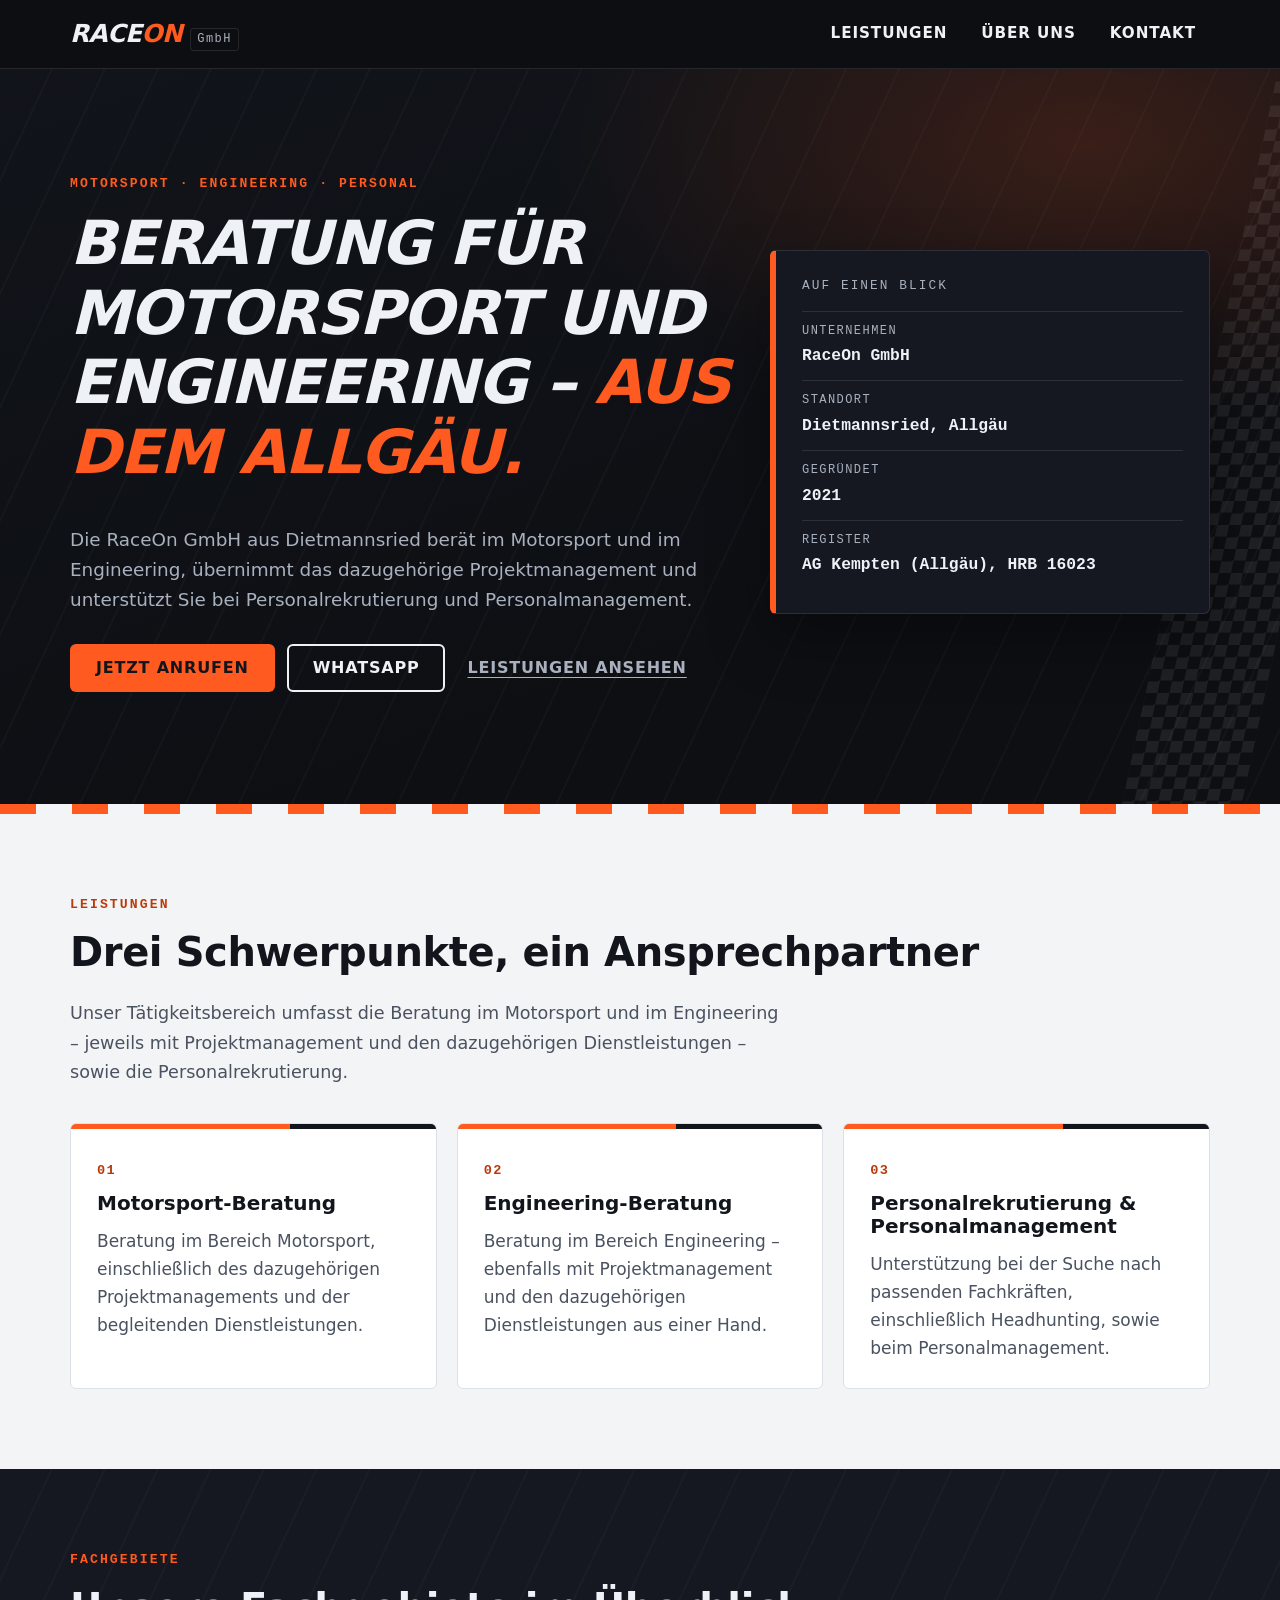
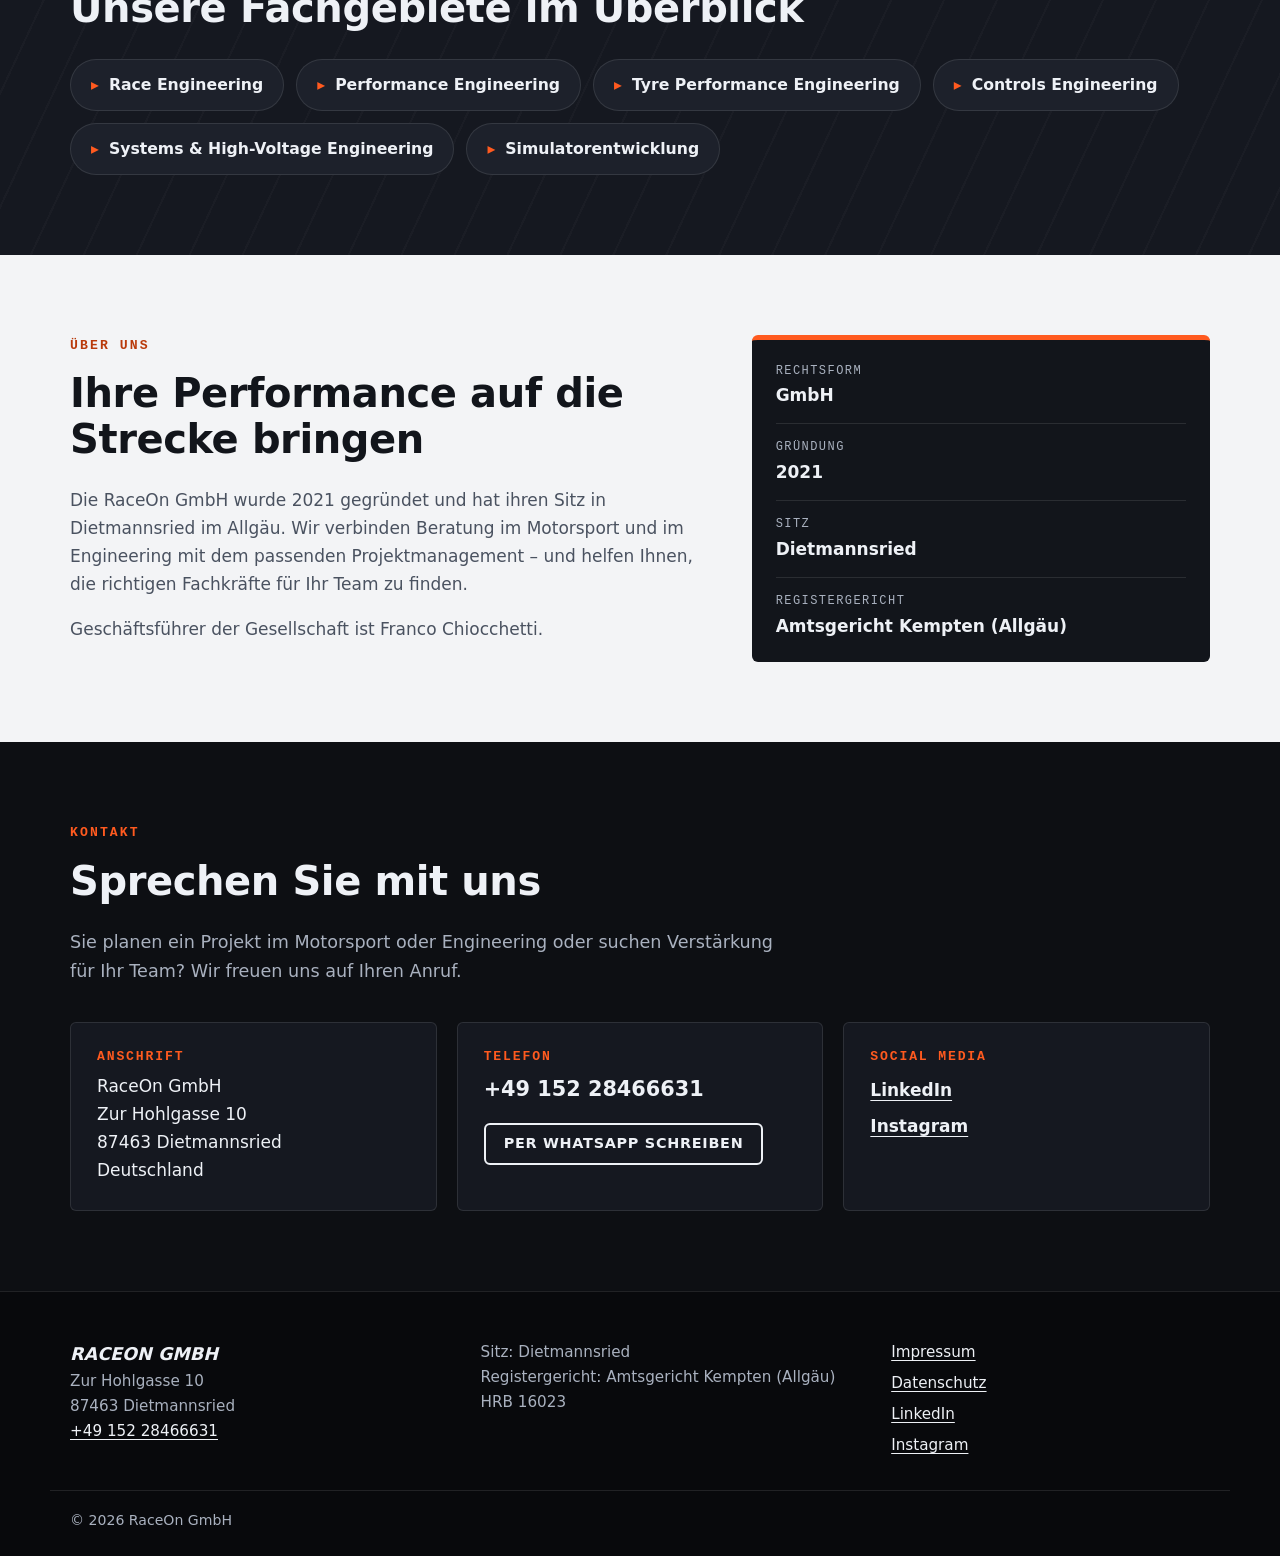
<file: index.html>
<!DOCTYPE html>
<html lang="de-DE">
<head>
  <meta charset="utf-8">
  <meta name="viewport" content="width=device-width, initial-scale=1">
  <title>RaceOn GmbH – Motorsport- und Engineering-Beratung aus Dietmannsried</title>
  <meta name="description" content="Die RaceOn GmbH aus Dietmannsried im Allgäu berät im Motorsport und im Engineering, übernimmt das dazugehörige Projektmanagement und unterstützt bei Personalrekrutierung und Personalmanagement.">
  <link rel="canonical" href="https://raceongmbh.shop/">
  <meta property="og:type" content="website">
  <meta property="og:locale" content="de_DE">
  <meta property="og:site_name" content="RaceOn GmbH">
  <meta property="og:title" content="RaceOn GmbH – Motorsport- und Engineering-Beratung">
  <meta property="og:description" content="Beratung im Motorsport und Engineering, Projektmanagement sowie Personalrekrutierung – RaceOn GmbH, Dietmannsried.">
  <meta property="og:url" content="https://raceongmbh.shop/">
  <meta name="theme-color" content="#0d0f13">
  <link rel="stylesheet" href="assets/css/style.css">
  <script src="assets/js/main.js" defer></script>
  <script type="application/ld+json">
  {
    "@context": "https://schema.org",
    "@type": "Organization",
    "name": "RaceOn GmbH",
    "legalName": "RaceOn GmbH",
    "url": "https://raceongmbh.shop/",
    "description": "Beratung im Bereich Motorsport und Engineering mit dazugehörigem Projektmanagement und Dienstleistungen sowie Personalrekrutierung und Personalmanagement.",
    "foundingDate": "2021",
    "telephone": "+49 152 28466631",
    "vatID": "DE345781988",
    "address": {
      "@type": "PostalAddress",
      "streetAddress": "Zur Hohlgasse 10",
      "postalCode": "87463",
      "addressLocality": "Dietmannsried",
      "addressRegion": "Bayern",
      "addressCountry": "DE"
    },
    "identifier": {
      "@type": "PropertyValue",
      "propertyID": "Handelsregister",
      "value": "Amtsgericht Kempten (Allgäu), HRB 16023"
    },
    "sameAs": [
      "https://www.linkedin.com/company/raceon-gmbh/",
      "https://www.instagram.com/raceongmbh/"
    ]
  }
  </script>
</head>
<body>
  <a class="skip-link" href="#main">Zum Inhalt springen</a>

  <header class="site-header">
    <div class="container header-inner">
      <a class="brand" href="index.html" aria-label="RaceOn GmbH – zur Startseite">
        <span class="brand-name">Race<em>On</em></span>
        <span class="brand-form">GmbH</span>
      </a>
      <button class="nav-toggle" type="button" aria-expanded="false" aria-controls="site-nav">
        <span class="nav-toggle-bar" aria-hidden="true"></span>
        <span class="visually-hidden">Menü</span>
      </button>
      <nav id="site-nav" class="site-nav" aria-label="Hauptnavigation">
        <ul>
          <li><a href="#leistungen">Leistungen</a></li>
          <li><a href="#ueber-uns">Über uns</a></li>
          <li><a href="#kontakt">Kontakt</a></li>
        </ul>
      </nav>
    </div>
  </header>

  <main id="main">
    <section class="hero" aria-labelledby="hero-title">
      <div class="container hero-inner">
        <div class="hero-copy">
          <p class="eyebrow">Motorsport · Engineering · Personal</p>
          <h1 id="hero-title">Beratung für Motorsport und Engineering – <span class="accent">aus dem Allgäu.</span></h1>
          <p class="lead">Die RaceOn GmbH aus Dietmannsried berät im Motorsport und im Engineering, übernimmt das dazugehörige Projektmanagement und unterstützt Sie bei Personalrekrutierung und Personalmanagement.</p>
          <div class="cta-row">
            <a class="btn btn-primary" href="tel:+4915228466631">Jetzt anrufen</a>
            <a class="btn btn-ghost" href="https://wa.me/4915228466631" rel="noopener">WhatsApp</a>
            <a class="btn btn-link" href="#leistungen">Leistungen ansehen</a>
          </div>
        </div>
        <aside class="pitboard" aria-label="Unternehmen auf einen Blick">
          <p class="pitboard-title">Auf einen Blick</p>
          <dl>
            <div><dt>Unternehmen</dt><dd>RaceOn GmbH</dd></div>
            <div><dt>Standort</dt><dd>Dietmannsried, Allgäu</dd></div>
            <div><dt>Gegründet</dt><dd>2021</dd></div>
            <div><dt>Register</dt><dd>AG Kempten (Allgäu), HRB 16023</dd></div>
          </dl>
        </aside>
      </div>
      <div class="kerb" aria-hidden="true"></div>
    </section>

    <section id="leistungen" class="section section-light" aria-labelledby="leistungen-title">
      <div class="container">
        <p class="section-kicker">Leistungen</p>
        <h2 id="leistungen-title">Drei Schwerpunkte, ein Ansprechpartner</h2>
        <p class="section-intro">Unser Tätigkeitsbereich umfasst die Beratung im Motorsport und im Engineering – jeweils mit Projektmanagement und den dazugehörigen Dienstleistungen – sowie die Personalrekrutierung.</p>
        <div class="cards">
          <article class="card">
            <span class="card-num" aria-hidden="true">01</span>
            <h3>Motorsport-Beratung</h3>
            <p>Beratung im Bereich Motorsport, einschließlich des dazugehörigen Projektmanagements und der begleitenden Dienstleistungen.</p>
          </article>
          <article class="card">
            <span class="card-num" aria-hidden="true">02</span>
            <h3>Engineering-Beratung</h3>
            <p>Beratung im Bereich Engineering – ebenfalls mit Projektmanagement und den dazugehörigen Dienstleistungen aus einer Hand.</p>
          </article>
          <article class="card">
            <span class="card-num" aria-hidden="true">03</span>
            <h3>Personalrekrutierung &amp; Personalmanagement</h3>
            <p>Unterstützung bei der Suche nach passenden Fachkräften, einschließlich Headhunting, sowie beim Personalmanagement.</p>
          </article>
        </div>
      </div>
    </section>

    <section class="section section-dark disciplines" aria-labelledby="fachgebiete-title">
      <div class="container">
        <p class="section-kicker">Fachgebiete</p>
        <h2 id="fachgebiete-title">Unsere Fachgebiete im Überblick</h2>
        <ul class="chips">
          <li>Race Engineering</li>
          <li>Performance Engineering</li>
          <li>Tyre Performance Engineering</li>
          <li>Controls Engineering</li>
          <li>Systems &amp; High-Voltage Engineering</li>
          <li>Simulatorentwicklung</li>
        </ul>
      </div>
    </section>

    <section id="ueber-uns" class="section section-light" aria-labelledby="ueber-title">
      <div class="container about">
        <div>
          <p class="section-kicker">Über uns</p>
          <h2 id="ueber-title">Ihre Performance auf die Strecke bringen</h2>
          <p>Die RaceOn GmbH wurde 2021 gegründet und hat ihren Sitz in Dietmannsried im Allgäu. Wir verbinden Beratung im Motorsport und im Engineering mit dem passenden Projektmanagement – und helfen Ihnen, die richtigen Fachkräfte für Ihr Team zu finden.</p>
          <p>Geschäftsführer der Gesellschaft ist Franco Chiocchetti.</p>
        </div>
        <ul class="facts">
          <li><span>Rechtsform</span>GmbH</li>
          <li><span>Gründung</span>2021</li>
          <li><span>Sitz</span>Dietmannsried</li>
          <li><span>Registergericht</span>Amtsgericht Kempten (Allgäu)</li>
        </ul>
      </div>
    </section>

    <section id="kontakt" class="section section-dark" aria-labelledby="kontakt-title">
      <div class="container">
        <p class="section-kicker">Kontakt</p>
        <h2 id="kontakt-title">Sprechen Sie mit uns</h2>
        <p class="section-intro">Sie planen ein Projekt im Motorsport oder Engineering oder suchen Verstärkung für Ihr Team? Wir freuen uns auf Ihren Anruf.</p>
        <div class="contact-grid">
          <div class="contact-card">
            <h3>Anschrift</h3>
            <address>
              RaceOn GmbH<br>
              Zur Hohlgasse 10<br>
              87463 Dietmannsried<br>
              Deutschland
            </address>
          </div>
          <div class="contact-card">
            <h3>Telefon</h3>
            <p><a class="contact-link" href="tel:+4915228466631">+49 152 28466631</a></p>
            <p><a class="btn btn-ghost btn-small" href="https://wa.me/4915228466631" rel="noopener">Per WhatsApp schreiben</a></p>
          </div>
          <div class="contact-card">
            <h3>Social Media</h3>
            <ul class="plain-list">
              <li><a href="https://www.linkedin.com/company/raceon-gmbh/" rel="noopener">LinkedIn</a></li>
              <li><a href="https://www.instagram.com/raceongmbh/" rel="noopener">Instagram</a></li>
            </ul>
          </div>
        </div>
      </div>
    </section>
  </main>

  <footer class="site-footer">
    <div class="container footer-inner">
      <div>
        <p class="footer-brand">RaceOn GmbH</p>
        <address>Zur Hohlgasse 10<br>87463 Dietmannsried<br><a href="tel:+4915228466631">+49 152 28466631</a></address>
      </div>
      <p>Sitz: Dietmannsried<br>Registergericht: Amtsgericht Kempten (Allgäu)<br>HRB 16023</p>
      <nav aria-label="Rechtliches und Social Media">
        <ul class="footer-links">
          <li><a href="impressum.html">Impressum</a></li>
          <li><a href="datenschutz.html">Datenschutz</a></li>
          <li><a href="https://www.linkedin.com/company/raceon-gmbh/" rel="noopener">LinkedIn</a></li>
          <li><a href="https://www.instagram.com/raceongmbh/" rel="noopener">Instagram</a></li>
        </ul>
      </nav>
    </div>
    <div class="container footer-bottom">
      <p>© 2026 RaceOn GmbH</p>
    </div>
  </footer>
</body>
</html>
</file>
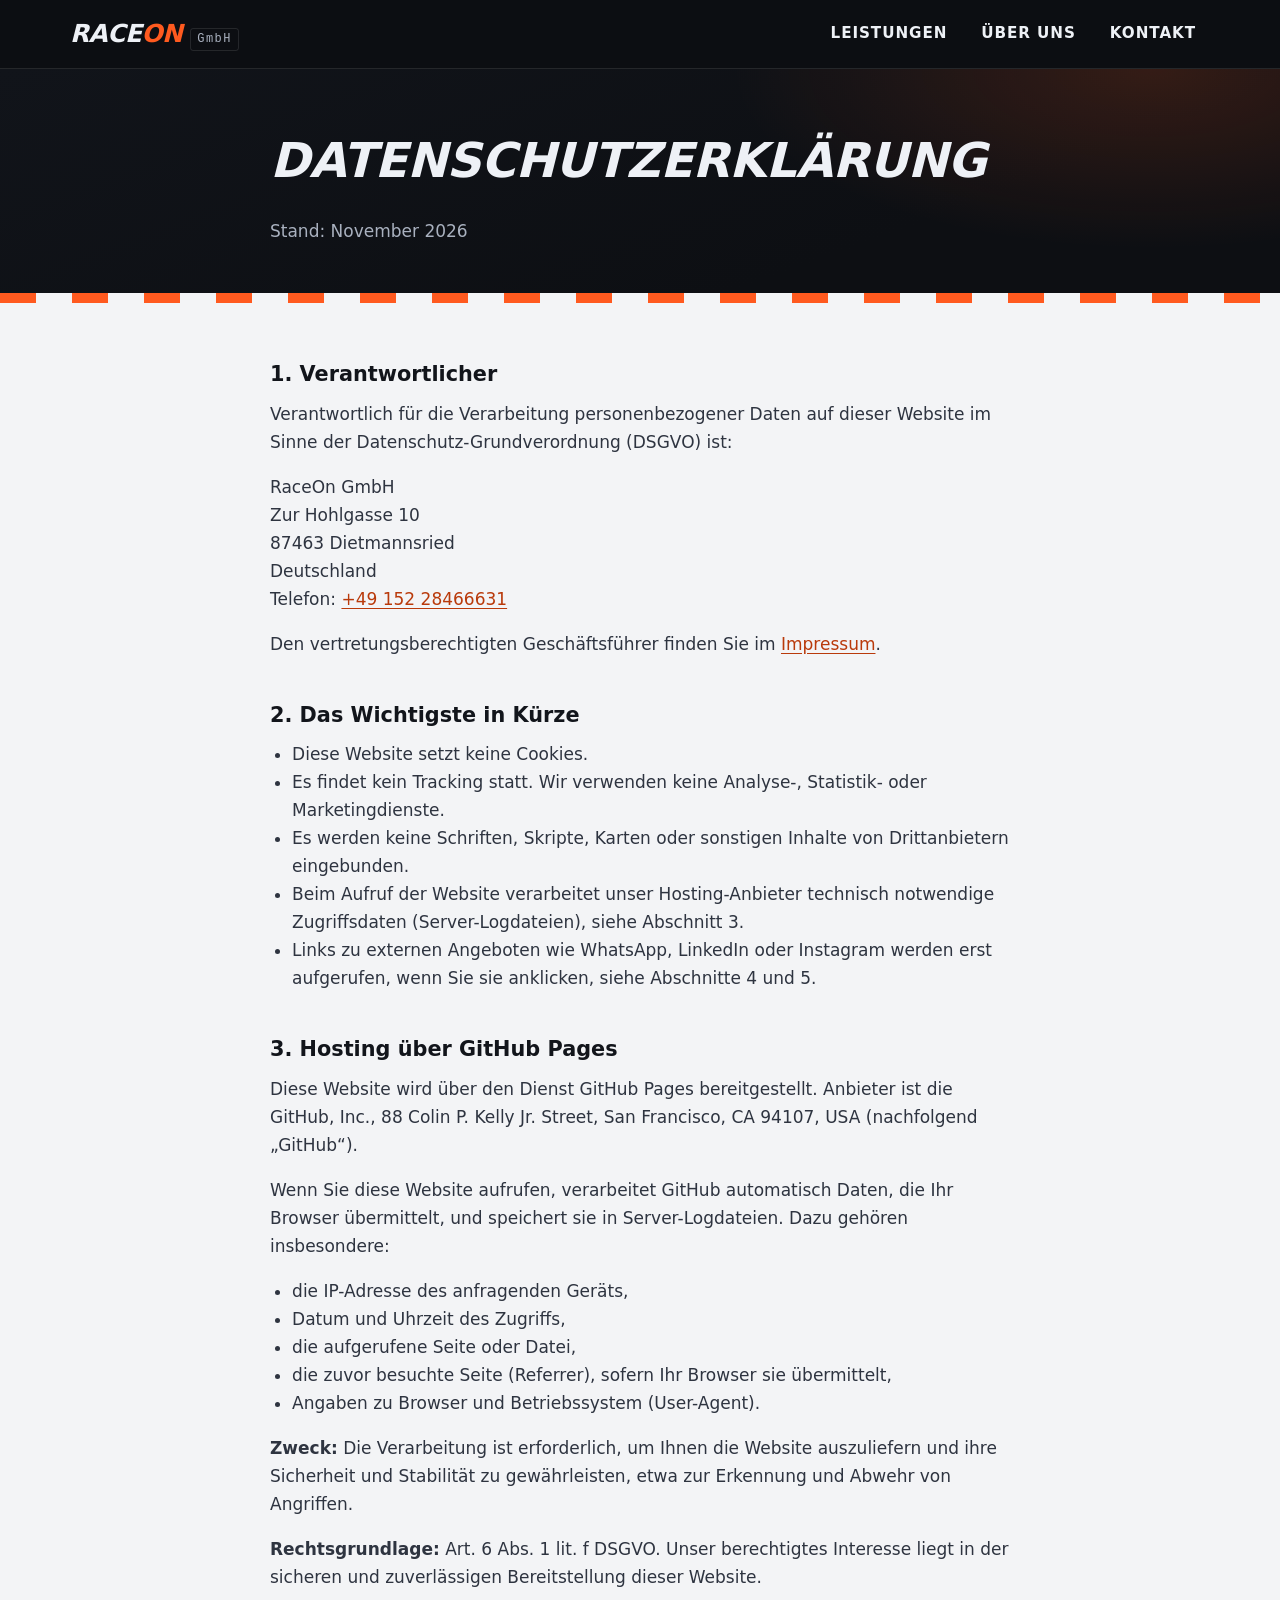
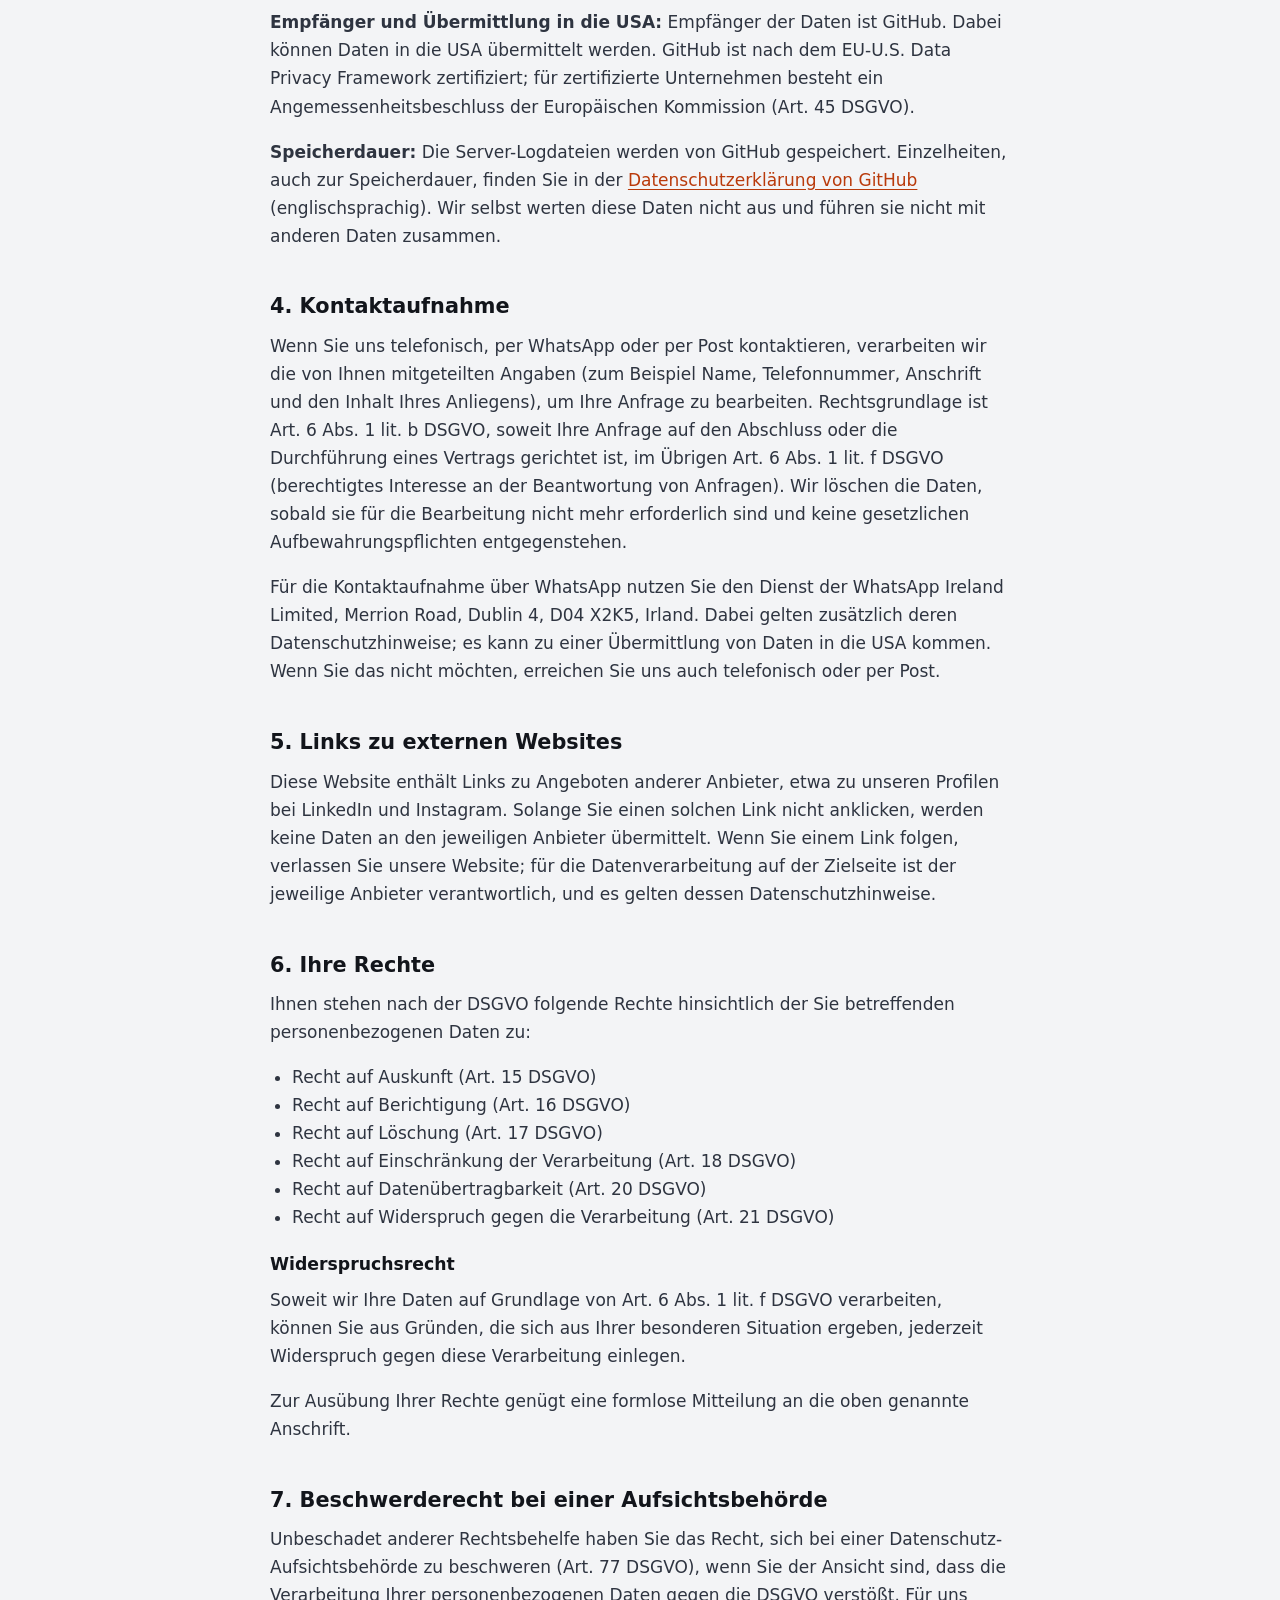
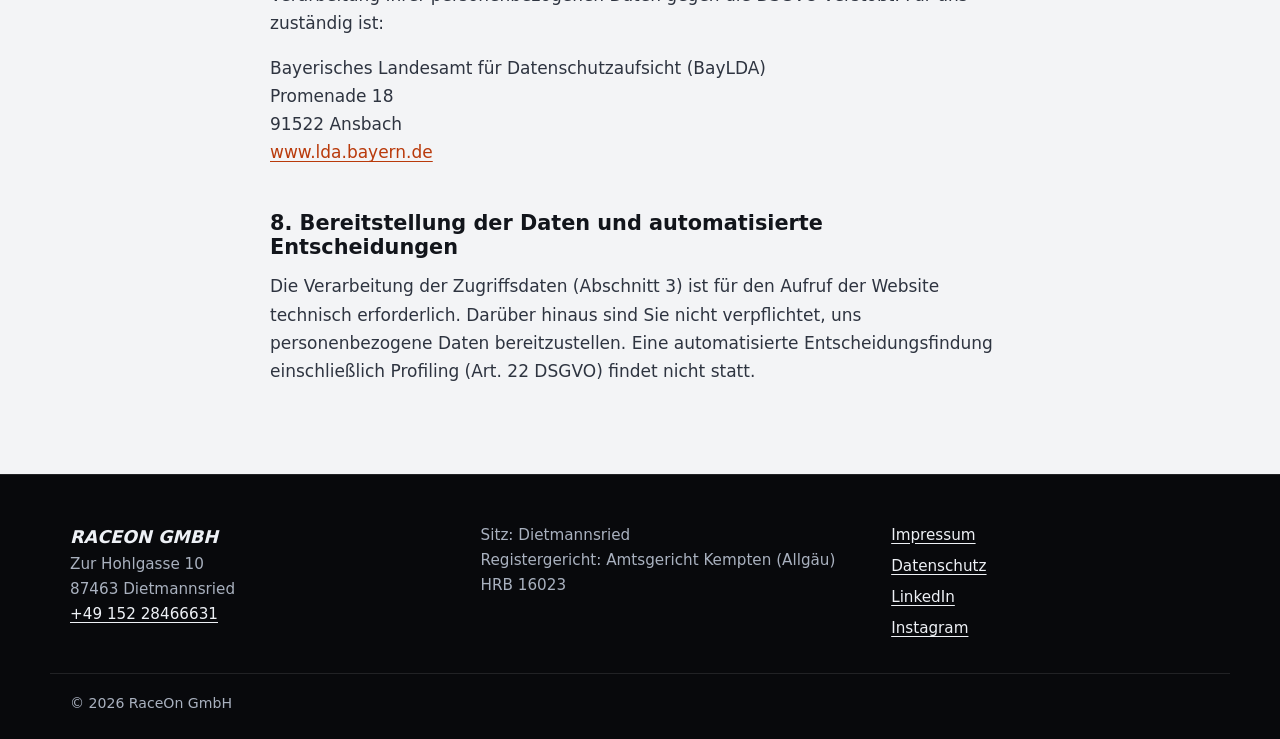
<file: datenschutz.html>
<!DOCTYPE html>
<html lang="de-DE">
<head>
  <meta charset="utf-8">
  <meta name="viewport" content="width=device-width, initial-scale=1">
  <title>Datenschutzerklärung – RaceOn GmbH</title>
  <meta name="description" content="Datenschutzerklärung der RaceOn GmbH: Hosting über GitHub Pages, keine Cookies, kein Tracking, Ihre Rechte nach der DSGVO.">
  <link rel="canonical" href="https://raceongmbh.shop/datenschutz.html">
  <meta property="og:type" content="website">
  <meta property="og:locale" content="de_DE">
  <meta property="og:site_name" content="RaceOn GmbH">
  <meta property="og:title" content="Datenschutzerklärung – RaceOn GmbH">
  <meta property="og:description" content="Informationen zur Verarbeitung personenbezogener Daten auf dieser Website gemäß DSGVO.">
  <meta property="og:url" content="https://raceongmbh.shop/datenschutz.html">
  <meta name="theme-color" content="#0d0f13">
  <link rel="stylesheet" href="assets/css/style.css">
  <script src="assets/js/main.js" defer></script>
</head>
<body>
  <a class="skip-link" href="#main">Zum Inhalt springen</a>

  <header class="site-header">
    <div class="container header-inner">
      <a class="brand" href="index.html" aria-label="RaceOn GmbH – zur Startseite">
        <span class="brand-name">Race<em>On</em></span>
        <span class="brand-form">GmbH</span>
      </a>
      <button class="nav-toggle" type="button" aria-expanded="false" aria-controls="site-nav">
        <span class="nav-toggle-bar" aria-hidden="true"></span>
        <span class="visually-hidden">Menü</span>
      </button>
      <nav id="site-nav" class="site-nav" aria-label="Hauptnavigation">
        <ul>
          <li><a href="index.html#leistungen">Leistungen</a></li>
          <li><a href="index.html#ueber-uns">Über uns</a></li>
          <li><a href="index.html#kontakt">Kontakt</a></li>
        </ul>
      </nav>
    </div>
  </header>

  <main id="main">
    <div class="page-head">
      <div class="container narrow">
        <h1>Datenschutzerklärung</h1>
        <p>Stand: November 2026</p>
      </div>
      <div class="kerb" aria-hidden="true"></div>
    </div>

    <div class="legal">
      <div class="container narrow">
        <h2>1. Verantwortlicher</h2>
        <p>Verantwortlich für die Verarbeitung personenbezogener Daten auf dieser Website im Sinne der Datenschutz-Grundverordnung (DSGVO) ist:</p>
        <address>
          RaceOn GmbH<br>
          Zur Hohlgasse 10<br>
          87463 Dietmannsried<br>
          Deutschland<br>
          Telefon: <a href="tel:+4915228466631">+49 152 28466631</a>
        </address>
        <p>Den vertretungsberechtigten Geschäftsführer finden Sie im <a href="impressum.html">Impressum</a>.</p>

        <h2>2. Das Wichtigste in Kürze</h2>
        <ul>
          <li>Diese Website setzt keine Cookies.</li>
          <li>Es findet kein Tracking statt. Wir verwenden keine Analyse-, Statistik- oder Marketingdienste.</li>
          <li>Es werden keine Schriften, Skripte, Karten oder sonstigen Inhalte von Drittanbietern eingebunden.</li>
          <li>Beim Aufruf der Website verarbeitet unser Hosting-Anbieter technisch notwendige Zugriffsdaten (Server-Logdateien), siehe Abschnitt 3.</li>
          <li>Links zu externen Angeboten wie WhatsApp, LinkedIn oder Instagram werden erst aufgerufen, wenn Sie sie anklicken, siehe Abschnitte 4 und 5.</li>
        </ul>

        <h2>3. Hosting über GitHub Pages</h2>
        <p>Diese Website wird über den Dienst GitHub Pages bereitgestellt. Anbieter ist die GitHub, Inc., 88 Colin P. Kelly Jr. Street, San Francisco, CA 94107, USA (nachfolgend „GitHub“).</p>
        <p>Wenn Sie diese Website aufrufen, verarbeitet GitHub automatisch Daten, die Ihr Browser übermittelt, und speichert sie in Server-Logdateien. Dazu gehören insbesondere:</p>
        <ul>
          <li>die IP-Adresse des anfragenden Geräts,</li>
          <li>Datum und Uhrzeit des Zugriffs,</li>
          <li>die aufgerufene Seite oder Datei,</li>
          <li>die zuvor besuchte Seite (Referrer), sofern Ihr Browser sie übermittelt,</li>
          <li>Angaben zu Browser und Betriebssystem (User-Agent).</li>
        </ul>
        <p><strong>Zweck:</strong> Die Verarbeitung ist erforderlich, um Ihnen die Website auszuliefern und ihre Sicherheit und Stabilität zu gewährleisten, etwa zur Erkennung und Abwehr von Angriffen.</p>
        <p><strong>Rechtsgrundlage:</strong> Art. 6 Abs. 1 lit. f DSGVO. Unser berechtigtes Interesse liegt in der sicheren und zuverlässigen Bereitstellung dieser Website.</p>
        <p><strong>Empfänger und Übermittlung in die USA:</strong> Empfänger der Daten ist GitHub. Dabei können Daten in die USA übermittelt werden. GitHub ist nach dem EU-U.S. Data Privacy Framework zertifiziert; für zertifizierte Unternehmen besteht ein Angemessenheitsbeschluss der Europäischen Kommission (Art. 45 DSGVO).</p>
        <p><strong>Speicherdauer:</strong> Die Server-Logdateien werden von GitHub gespeichert. Einzelheiten, auch zur Speicherdauer, finden Sie in der <a href="https://docs.github.com/en/site-policy/privacy-policies/github-general-privacy-statement" rel="noopener">Datenschutzerklärung von GitHub</a> (englischsprachig). Wir selbst werten diese Daten nicht aus und führen sie nicht mit anderen Daten zusammen.</p>

        <h2>4. Kontaktaufnahme</h2>
        <p>Wenn Sie uns telefonisch, per WhatsApp oder per Post kontaktieren, verarbeiten wir die von Ihnen mitgeteilten Angaben (zum Beispiel Name, Telefonnummer, Anschrift und den Inhalt Ihres Anliegens), um Ihre Anfrage zu bearbeiten. Rechtsgrundlage ist Art. 6 Abs. 1 lit. b DSGVO, soweit Ihre Anfrage auf den Abschluss oder die Durchführung eines Vertrags gerichtet ist, im Übrigen Art. 6 Abs. 1 lit. f DSGVO (berechtigtes Interesse an der Beantwortung von Anfragen). Wir löschen die Daten, sobald sie für die Bearbeitung nicht mehr erforderlich sind und keine gesetzlichen Aufbewahrungspflichten entgegenstehen.</p>
        <p>Für die Kontaktaufnahme über WhatsApp nutzen Sie den Dienst der WhatsApp Ireland Limited, Merrion Road, Dublin 4, D04 X2K5, Irland. Dabei gelten zusätzlich deren Datenschutzhinweise; es kann zu einer Übermittlung von Daten in die USA kommen. Wenn Sie das nicht möchten, erreichen Sie uns auch telefonisch oder per Post.</p>

        <h2>5. Links zu externen Websites</h2>
        <p>Diese Website enthält Links zu Angeboten anderer Anbieter, etwa zu unseren Profilen bei LinkedIn und Instagram. Solange Sie einen solchen Link nicht anklicken, werden keine Daten an den jeweiligen Anbieter übermittelt. Wenn Sie einem Link folgen, verlassen Sie unsere Website; für die Datenverarbeitung auf der Zielseite ist der jeweilige Anbieter verantwortlich, und es gelten dessen Datenschutzhinweise.</p>

        <h2>6. Ihre Rechte</h2>
        <p>Ihnen stehen nach der DSGVO folgende Rechte hinsichtlich der Sie betreffenden personenbezogenen Daten zu:</p>
        <ul>
          <li>Recht auf Auskunft (Art. 15 DSGVO)</li>
          <li>Recht auf Berichtigung (Art. 16 DSGVO)</li>
          <li>Recht auf Löschung (Art. 17 DSGVO)</li>
          <li>Recht auf Einschränkung der Verarbeitung (Art. 18 DSGVO)</li>
          <li>Recht auf Datenübertragbarkeit (Art. 20 DSGVO)</li>
          <li>Recht auf Widerspruch gegen die Verarbeitung (Art. 21 DSGVO)</li>
        </ul>
        <h3>Widerspruchsrecht</h3>
        <p>Soweit wir Ihre Daten auf Grundlage von Art. 6 Abs. 1 lit. f DSGVO verarbeiten, können Sie aus Gründen, die sich aus Ihrer besonderen Situation ergeben, jederzeit Widerspruch gegen diese Verarbeitung einlegen.</p>
        <p>Zur Ausübung Ihrer Rechte genügt eine formlose Mitteilung an die oben genannte Anschrift.</p>

        <h2>7. Beschwerderecht bei einer Aufsichtsbehörde</h2>
        <p>Unbeschadet anderer Rechtsbehelfe haben Sie das Recht, sich bei einer Datenschutz-Aufsichtsbehörde zu beschweren (Art. 77 DSGVO), wenn Sie der Ansicht sind, dass die Verarbeitung Ihrer personenbezogenen Daten gegen die DSGVO verstößt. Für uns zuständig ist:</p>
        <address>
          Bayerisches Landesamt für Datenschutzaufsicht (BayLDA)<br>
          Promenade 18<br>
          91522 Ansbach<br>
          <a href="https://www.lda.bayern.de" rel="noopener">www.lda.bayern.de</a>
        </address>

        <h2>8. Bereitstellung der Daten und automatisierte Entscheidungen</h2>
        <p>Die Verarbeitung der Zugriffsdaten (Abschnitt 3) ist für den Aufruf der Website technisch erforderlich. Darüber hinaus sind Sie nicht verpflichtet, uns personenbezogene Daten bereitzustellen. Eine automatisierte Entscheidungsfindung einschließlich Profiling (Art. 22 DSGVO) findet nicht statt.</p>
      </div>
    </div>
  </main>

  <footer class="site-footer">
    <div class="container footer-inner">
      <div>
        <p class="footer-brand">RaceOn GmbH</p>
        <address>Zur Hohlgasse 10<br>87463 Dietmannsried<br><a href="tel:+4915228466631">+49 152 28466631</a></address>
      </div>
      <p>Sitz: Dietmannsried<br>Registergericht: Amtsgericht Kempten (Allgäu)<br>HRB 16023</p>
      <nav aria-label="Rechtliches und Social Media">
        <ul class="footer-links">
          <li><a href="impressum.html">Impressum</a></li>
          <li><a href="datenschutz.html" aria-current="page">Datenschutz</a></li>
          <li><a href="https://www.linkedin.com/company/raceon-gmbh/" rel="noopener">LinkedIn</a></li>
          <li><a href="https://www.instagram.com/raceongmbh/" rel="noopener">Instagram</a></li>
        </ul>
      </nav>
    </div>
    <div class="container footer-bottom">
      <p>© 2026 RaceOn GmbH</p>
    </div>
  </footer>
</body>
</html>
</file>
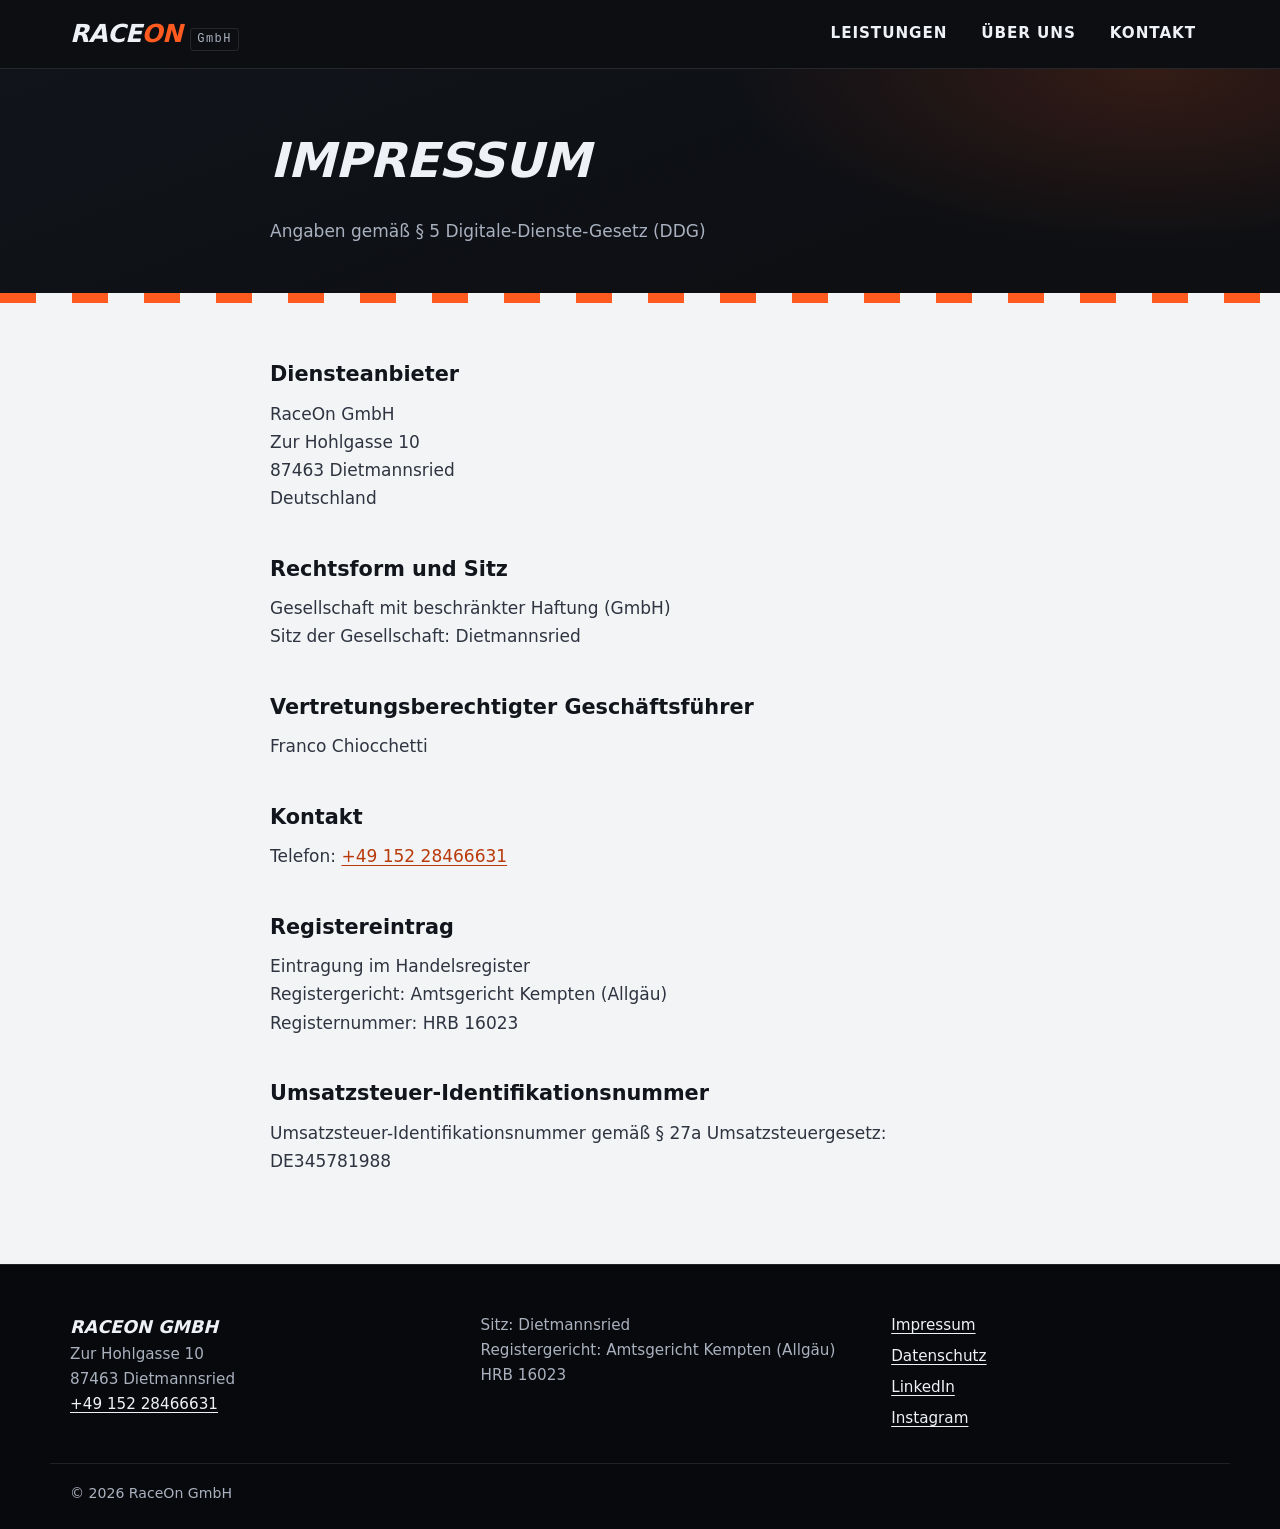
<file: impressum.html>
<!DOCTYPE html>
<html lang="de-DE">
<head>
  <meta charset="utf-8">
  <meta name="viewport" content="width=device-width, initial-scale=1">
  <title>Impressum – RaceOn GmbH</title>
  <meta name="description" content="Impressum der RaceOn GmbH, Zur Hohlgasse 10, 87463 Dietmannsried. Angaben gemäß § 5 DDG.">
  <link rel="canonical" href="https://raceongmbh.shop/impressum.html">
  <meta property="og:type" content="website">
  <meta property="og:locale" content="de_DE">
  <meta property="og:site_name" content="RaceOn GmbH">
  <meta property="og:title" content="Impressum – RaceOn GmbH">
  <meta property="og:description" content="Angaben gemäß § 5 DDG zur RaceOn GmbH, Dietmannsried.">
  <meta property="og:url" content="https://raceongmbh.shop/impressum.html">
  <meta name="theme-color" content="#0d0f13">
  <link rel="stylesheet" href="assets/css/style.css">
  <script src="assets/js/main.js" defer></script>
</head>
<body>
  <a class="skip-link" href="#main">Zum Inhalt springen</a>

  <header class="site-header">
    <div class="container header-inner">
      <a class="brand" href="index.html" aria-label="RaceOn GmbH – zur Startseite">
        <span class="brand-name">Race<em>On</em></span>
        <span class="brand-form">GmbH</span>
      </a>
      <button class="nav-toggle" type="button" aria-expanded="false" aria-controls="site-nav">
        <span class="nav-toggle-bar" aria-hidden="true"></span>
        <span class="visually-hidden">Menü</span>
      </button>
      <nav id="site-nav" class="site-nav" aria-label="Hauptnavigation">
        <ul>
          <li><a href="index.html#leistungen">Leistungen</a></li>
          <li><a href="index.html#ueber-uns">Über uns</a></li>
          <li><a href="index.html#kontakt">Kontakt</a></li>
        </ul>
      </nav>
    </div>
  </header>

  <main id="main">
    <div class="page-head">
      <div class="container narrow">
        <h1>Impressum</h1>
        <p>Angaben gemäß § 5 Digitale-Dienste-Gesetz (DDG)</p>
      </div>
      <div class="kerb" aria-hidden="true"></div>
    </div>

    <div class="legal">
      <div class="container narrow">
        <h2>Diensteanbieter</h2>
        <address>
          RaceOn GmbH<br>
          Zur Hohlgasse 10<br>
          87463 Dietmannsried<br>
          Deutschland
        </address>

        <h2>Rechtsform und Sitz</h2>
        <p>Gesellschaft mit beschränkter Haftung (GmbH)<br>Sitz der Gesellschaft: Dietmannsried</p>

        <h2>Vertretungsberechtigter Geschäftsführer</h2>
        <p>Franco Chiocchetti</p>

        <h2>Kontakt</h2>
        <p>Telefon: <a href="tel:+4915228466631">+49 152 28466631</a></p>

        <h2>Registereintrag</h2>
        <p>Eintragung im Handelsregister<br>Registergericht: Amtsgericht Kempten (Allgäu)<br>Registernummer: HRB 16023</p>

        <h2>Umsatzsteuer-Identifikationsnummer</h2>
        <p>Umsatzsteuer-Identifikationsnummer gemäß § 27a Umsatzsteuergesetz: DE345781988</p>
      </div>
    </div>
  </main>

  <footer class="site-footer">
    <div class="container footer-inner">
      <div>
        <p class="footer-brand">RaceOn GmbH</p>
        <address>Zur Hohlgasse 10<br>87463 Dietmannsried<br><a href="tel:+4915228466631">+49 152 28466631</a></address>
      </div>
      <p>Sitz: Dietmannsried<br>Registergericht: Amtsgericht Kempten (Allgäu)<br>HRB 16023</p>
      <nav aria-label="Rechtliches und Social Media">
        <ul class="footer-links">
          <li><a href="impressum.html" aria-current="page">Impressum</a></li>
          <li><a href="datenschutz.html">Datenschutz</a></li>
          <li><a href="https://www.linkedin.com/company/raceon-gmbh/" rel="noopener">LinkedIn</a></li>
          <li><a href="https://www.instagram.com/raceongmbh/" rel="noopener">Instagram</a></li>
        </ul>
      </nav>
    </div>
    <div class="container footer-bottom">
      <p>© 2026 RaceOn GmbH</p>
    </div>
  </footer>
</body>
</html>
</file>
<file: assets/css/style.css>
:root {
  --bg: #0d0f13;
  --bg-2: #151820;
  --bg-3: #1d212b;
  --text: #eef1f6;
  --muted: #a9b1bf;
  --light: #f3f4f6;
  --light-2: #ffffff;
  --ink: #12151b;
  --ink-muted: #4a5260;
  --accent: #ff5a1f;
  --accent-dark: #b93a0b;
  --line: rgba(255, 255, 255, 0.1);
  --line-dark: #dde0e6;
  --radius: 6px;
  --font: system-ui, -apple-system, "Segoe UI", Roboto, "Helvetica Neue", Arial, sans-serif;
  --mono: ui-monospace, "SFMono-Regular", Consolas, "Liberation Mono", Menlo, monospace;
}

*, *::before, *::after { box-sizing: border-box; }

html { scroll-behavior: smooth; scroll-padding-top: 80px; }
@media (prefers-reduced-motion: reduce) { html { scroll-behavior: auto; } }

body {
  margin: 0;
  font-family: var(--font);
  font-size: 1.0625rem;
  line-height: 1.65;
  color: var(--text);
  background: var(--bg);
  -webkit-font-smoothing: antialiased;
}

h1, h2, h3 { line-height: 1.15; margin: 0 0 0.6em; }
p { margin: 0 0 1em; }
a { color: inherit; }
address { font-style: normal; }

:focus-visible {
  outline: 3px solid var(--accent);
  outline-offset: 3px;
  border-radius: 2px;
}

.container { width: 100%; max-width: 1180px; margin: 0 auto; padding: 0 20px; }
.container.narrow { max-width: 780px; }

.visually-hidden {
  position: absolute; width: 1px; height: 1px; padding: 0; margin: -1px;
  overflow: hidden; clip: rect(0 0 0 0); white-space: nowrap; border: 0;
}

.skip-link {
  position: absolute; left: 12px; top: -60px; z-index: 100;
  padding: 10px 16px; background: var(--accent); color: var(--ink);
  font-weight: 700; text-decoration: none; border-radius: var(--radius);
}
.skip-link:focus { top: 12px; }

/* Header */
.site-header {
  position: sticky; top: 0; z-index: 50;
  background: rgba(13, 15, 19, 0.94);
  backdrop-filter: blur(8px);
  border-bottom: 1px solid var(--line);
}
.header-inner { display: flex; align-items: center; justify-content: space-between; min-height: 68px; gap: 16px; }

.brand { display: inline-flex; align-items: baseline; gap: 8px; text-decoration: none; }
.brand-name {
  font-size: 1.55rem; font-weight: 800; font-style: italic;
  letter-spacing: -0.02em; text-transform: uppercase;
}
.brand-name em { font-style: italic; color: var(--accent); }
.brand-form {
  font-family: var(--mono); font-size: 0.75rem; letter-spacing: 0.12em;
  color: var(--muted); border: 1px solid var(--line); padding: 1px 6px; border-radius: 3px;
}

.site-nav ul { list-style: none; margin: 0; padding: 0; display: flex; gap: 6px; }
.site-nav a {
  display: block; padding: 8px 14px; text-decoration: none; font-weight: 600;
  font-size: 0.95rem; text-transform: uppercase; letter-spacing: 0.06em; color: var(--text);
  border-radius: var(--radius);
}
.site-nav a:hover { color: var(--accent); }

.nav-toggle {
  display: none; width: 44px; height: 44px; padding: 0; cursor: pointer;
  background: transparent; border: 1px solid var(--line); border-radius: var(--radius);
  position: relative;
}
.nav-toggle-bar,
.nav-toggle-bar::before,
.nav-toggle-bar::after {
  position: absolute; left: 11px; width: 20px; height: 2px; background: var(--text);
  content: ""; transition: transform 0.2s ease, opacity 0.2s ease;
}
.nav-toggle-bar { top: 20px; }
.nav-toggle-bar::before { left: 0; top: -6px; }
.nav-toggle-bar::after { left: 0; top: 6px; }
.nav-toggle[aria-expanded="true"] .nav-toggle-bar { background: transparent; }
.nav-toggle[aria-expanded="true"] .nav-toggle-bar::before { transform: translateY(6px) rotate(45deg); }
.nav-toggle[aria-expanded="true"] .nav-toggle-bar::after { transform: translateY(-6px) rotate(-45deg); }

@media (max-width: 767px) {
  .nav-toggle { display: block; }
  .site-nav {
    display: none; position: absolute; left: 0; right: 0; top: 100%;
    background: var(--bg); border-bottom: 1px solid var(--line);
  }
  .site-nav.is-open { display: block; }
  .site-nav ul { flex-direction: column; padding: 8px 20px 16px; gap: 0; }
  .site-nav a { padding: 14px 4px; border-bottom: 1px solid var(--line); border-radius: 0; }
}

/* Buttons */
.btn {
  display: inline-flex; align-items: center; justify-content: center;
  min-height: 48px; padding: 0 24px; font-weight: 700; font-size: 1rem;
  text-decoration: none; text-transform: uppercase; letter-spacing: 0.05em;
  border-radius: var(--radius); border: 2px solid transparent;
  transition: background-color 0.15s ease, color 0.15s ease, border-color 0.15s ease;
}
.btn-primary { background: var(--accent); color: var(--ink); }
.btn-primary:hover { background: #ff7a47; }
.btn-ghost { border-color: var(--text); color: var(--text); }
.btn-ghost:hover { background: var(--text); color: var(--ink); }
.btn-link { padding: 0 8px; color: var(--muted); text-decoration: underline; text-underline-offset: 4px; }
.btn-link:hover { color: var(--text); }
.btn-small { min-height: 42px; padding: 0 18px; font-size: 0.9rem; }

/* Racing details */
.kerb {
  height: 10px;
  background: repeating-linear-gradient(90deg, var(--accent) 0 36px, #f3f4f6 36px 72px);
}

/* Hero */
.hero {
  position: relative; overflow: hidden;
  background:
    radial-gradient(900px 480px at 85% 10%, rgba(255, 90, 31, 0.18), transparent 60%),
    repeating-linear-gradient(115deg, transparent 0 46px, rgba(255, 255, 255, 0.025) 46px 48px),
    linear-gradient(160deg, #11141a 0%, var(--bg) 70%);
}
.hero::after {
  content: ""; position: absolute; right: -40px; top: 0; bottom: 10px; width: 120px;
  background: repeating-conic-gradient(rgba(255, 255, 255, 0.07) 0 25%, transparent 0 50%) 0 0 / 24px 24px;
  transform: skewX(-12deg); pointer-events: none;
}
.hero-inner {
  position: relative; z-index: 1;
  display: grid; gap: 40px; align-items: center;
  padding-top: 72px; padding-bottom: 80px;
}
.eyebrow, .section-kicker {
  font-family: var(--mono); font-size: 0.82rem; font-weight: 600;
  text-transform: uppercase; letter-spacing: 0.16em; color: var(--accent); margin-bottom: 14px;
}
.hero h1 {
  font-size: clamp(2.1rem, 5.4vw, 3.8rem); font-weight: 800; font-style: italic;
  text-transform: uppercase; letter-spacing: -0.02em; max-width: 16ch;
}
.hero h1 .accent { color: var(--accent); }
.lead { font-size: 1.15rem; color: var(--muted); max-width: 58ch; margin-bottom: 28px; }
.cta-row { display: flex; flex-wrap: wrap; gap: 12px; align-items: center; }

.pitboard {
  background: var(--bg-2); border: 1px solid var(--line);
  border-left: 6px solid var(--accent); border-radius: var(--radius);
  padding: 24px 26px; font-family: var(--mono);
  box-shadow: 0 24px 60px rgba(0, 0, 0, 0.35);
}
.pitboard-title {
  font-size: 0.8rem; letter-spacing: 0.16em; text-transform: uppercase;
  color: var(--muted); margin-bottom: 14px;
}
.pitboard dl { margin: 0; }
.pitboard dl div { padding: 10px 0; border-top: 1px solid var(--line); }
.pitboard dt { font-size: 0.75rem; text-transform: uppercase; letter-spacing: 0.12em; color: var(--muted); }
.pitboard dd { margin: 2px 0 0; font-size: 1.02rem; font-weight: 600; color: var(--text); }

@media (min-width: 900px) {
  .hero-inner { grid-template-columns: 1.5fr 1fr; padding-top: 104px; padding-bottom: 112px; }
}

/* Sections */
.section { padding: 80px 0; }
.section h2 { font-size: clamp(1.7rem, 3.6vw, 2.5rem); font-weight: 800; letter-spacing: -0.01em; }
.section-intro { max-width: 64ch; font-size: 1.1rem; }
.section-light { background: var(--light); color: var(--ink); }
.section-light .section-kicker { color: var(--accent-dark); }
.section-light .section-intro { color: var(--ink-muted); }
.section-dark { background: var(--bg); }
.section-dark .section-intro { color: var(--muted); }

.cards { display: grid; gap: 20px; margin-top: 36px; }
@media (min-width: 768px) { .cards { grid-template-columns: repeat(3, 1fr); } }
.card {
  position: relative; background: var(--light-2); border: 1px solid var(--line-dark);
  border-radius: var(--radius); padding: 30px 26px 26px; overflow: hidden;
}
.card::before {
  content: ""; position: absolute; left: 0; top: 0; right: 0; height: 5px;
  background: linear-gradient(90deg, var(--accent) 0 60%, var(--ink) 60% 100%);
}
.card-num {
  display: inline-block; font-family: var(--mono); font-weight: 700; font-size: 0.85rem;
  color: var(--accent-dark); letter-spacing: 0.1em; margin-bottom: 10px;
}
.card h3 { font-size: 1.25rem; }
.card p { color: var(--ink-muted); margin: 0; }

.disciplines {
  background:
    repeating-linear-gradient(115deg, transparent 0 46px, rgba(255, 255, 255, 0.025) 46px 48px),
    var(--bg-2);
}
.chips { list-style: none; margin: 28px 0 0; padding: 0; display: flex; flex-wrap: wrap; gap: 12px; }
.chips li {
  padding: 12px 20px; background: var(--bg-3); border: 1px solid var(--line);
  border-radius: 999px; font-weight: 600; font-size: 0.98rem;
}
.chips li::before { content: "▸"; color: var(--accent); margin-right: 10px; }

.about { display: grid; gap: 40px; align-items: start; }
.about p { color: var(--ink-muted); max-width: 62ch; }
@media (min-width: 900px) { .about { grid-template-columns: 1.4fr 1fr; } }
.facts {
  list-style: none; margin: 0; padding: 8px 24px; background: var(--ink); color: var(--text);
  border-radius: var(--radius); border-top: 5px solid var(--accent);
}
.facts li { padding: 14px 0; border-bottom: 1px solid var(--line); font-weight: 600; }
.facts li:last-child { border-bottom: 0; }
.facts span {
  display: block; font-family: var(--mono); font-size: 0.75rem; font-weight: 500;
  text-transform: uppercase; letter-spacing: 0.12em; color: var(--muted);
}

.contact-grid { display: grid; gap: 20px; margin-top: 36px; }
@media (min-width: 768px) { .contact-grid { grid-template-columns: repeat(3, 1fr); } }
.contact-card {
  background: var(--bg-2); border: 1px solid var(--line); border-radius: var(--radius); padding: 26px;
}
.contact-card h3 {
  font-family: var(--mono); font-size: 0.82rem; text-transform: uppercase;
  letter-spacing: 0.14em; color: var(--accent);
}
.contact-card p:last-child { margin-bottom: 0; }
.contact-link { font-size: 1.3rem; font-weight: 700; text-decoration: none; }
.contact-link:hover { color: var(--accent); }
.plain-list { list-style: none; margin: 0; padding: 0; }
.plain-list li { padding: 4px 0; }
.plain-list a { font-weight: 600; text-underline-offset: 4px; }
.plain-list a:hover { color: var(--accent); }

/* Legal pages */
.page-head {
  background:
    radial-gradient(700px 300px at 90% 0%, rgba(255, 90, 31, 0.16), transparent 60%),
    linear-gradient(160deg, #11141a 0%, var(--bg) 70%);
}
.page-head .container { padding-top: 64px; padding-bottom: 48px; }
.page-head h1 {
  font-size: clamp(2rem, 4.6vw, 3rem); font-weight: 800; font-style: italic;
  text-transform: uppercase; letter-spacing: -0.01em;
}
.page-head p { color: var(--muted); margin: 0; }

.legal { background: var(--light); color: var(--ink); padding: 56px 0 72px; }
.legal h2 { font-size: 1.3rem; margin-top: 2em; padding-top: 0.2em; }
.legal h2:first-child { margin-top: 0; }
.legal h3 { font-size: 1.08rem; margin-top: 1.4em; }
.legal p, .legal li, .legal address { color: #2e3440; }
.legal ul { padding-left: 1.3em; margin: 0 0 1em; }
.legal address { margin-bottom: 1em; }
.legal a { color: var(--accent-dark); text-underline-offset: 3px; }

/* Footer */
.site-footer { background: #08090c; color: var(--muted); font-size: 0.95rem; border-top: 1px solid var(--line); }
.footer-inner { display: grid; gap: 28px; padding-top: 48px; padding-bottom: 32px; }
@media (min-width: 768px) { .footer-inner { grid-template-columns: 1.2fr 1.2fr 1fr; } }
.footer-brand {
  color: var(--text); font-weight: 800; font-style: italic; text-transform: uppercase;
  font-size: 1.1rem; margin-bottom: 8px;
}
.site-footer a { color: var(--text); text-underline-offset: 3px; }
.site-footer a:hover { color: var(--accent); }
.site-footer p { margin: 0; }
.footer-links { list-style: none; margin: 0; padding: 0; display: grid; gap: 6px; }
.footer-bottom { border-top: 1px solid var(--line); padding-top: 18px; padding-bottom: 24px; font-size: 0.88rem; }
</file>
